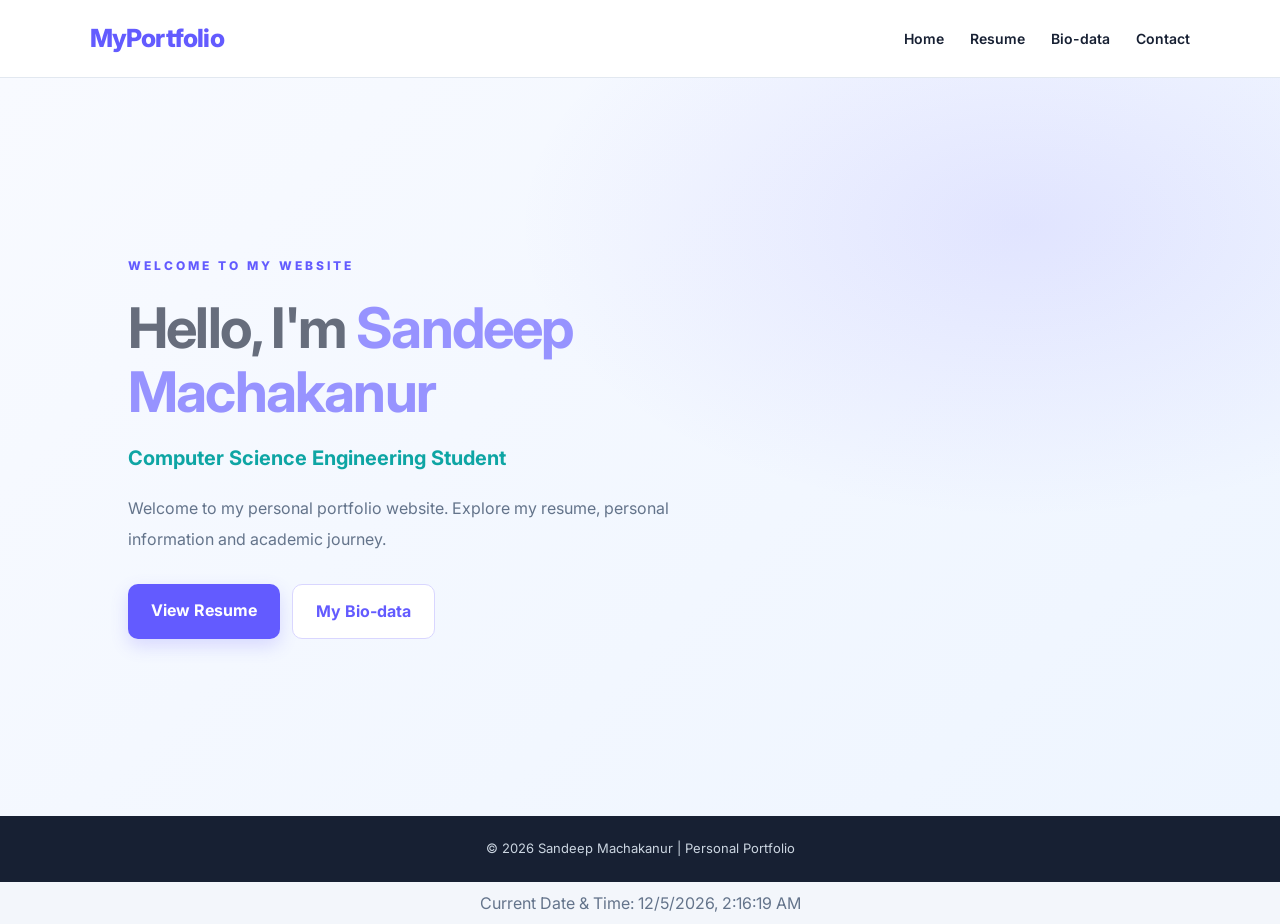
<file: assignment1 3/index.html>
<!DOCTYPE html>
<html lang="en">
<head>
    <meta charset="UTF-8">
    <meta name="viewport" content="width=device-width, initial-scale=1.0">
    <title>Sandeep Machakanur | Portfolio</title>
    <link rel="stylesheet" href="css/style.css">
</head>
<body>

    <header>
        <nav>
            <h2 class="logo">MyPortfolio</h2>

            <ul>
                <li><a href="index.html">Home</a></li>
                <li><a href="resume.html">Resume</a></li>
                <li><a href="biodata.html">Bio-data</a></li>
                <li><a href="contact.html">Contact</a></li>
            </ul>
        </nav>
    </header>

    <section class="hero">
        <div class="hero-content">
            <p class="welcome">WELCOME TO MY WEBSITE</p>

            <h1 id="animatedTitle">
    Hello, I'm <span>Sandeep Machakanur</span>
</h1>

            <h3>Computer Science Engineering Student</h3>

            <p>
                Welcome to my personal portfolio website.
                Explore my resume, personal information
                and academic journey.
            </p>

            <div class="buttons">
                <a href="resume.html" class="btn">View Resume</a>
                <a href="biodata.html" class="btn secondary">My Bio-data</a>
            </div>
        </div>
    </section>

    <footer>
        <p>&copy; 2026 Sandeep Machakanur | Personal Portfolio</p>
    </footer>
    <div id="liveClock"></div>
    <script src="https://code.jquery.com/jquery-3.7.1.min.js"></script>
<script src="js/main.js"></script>
</body>
</html>
</file>
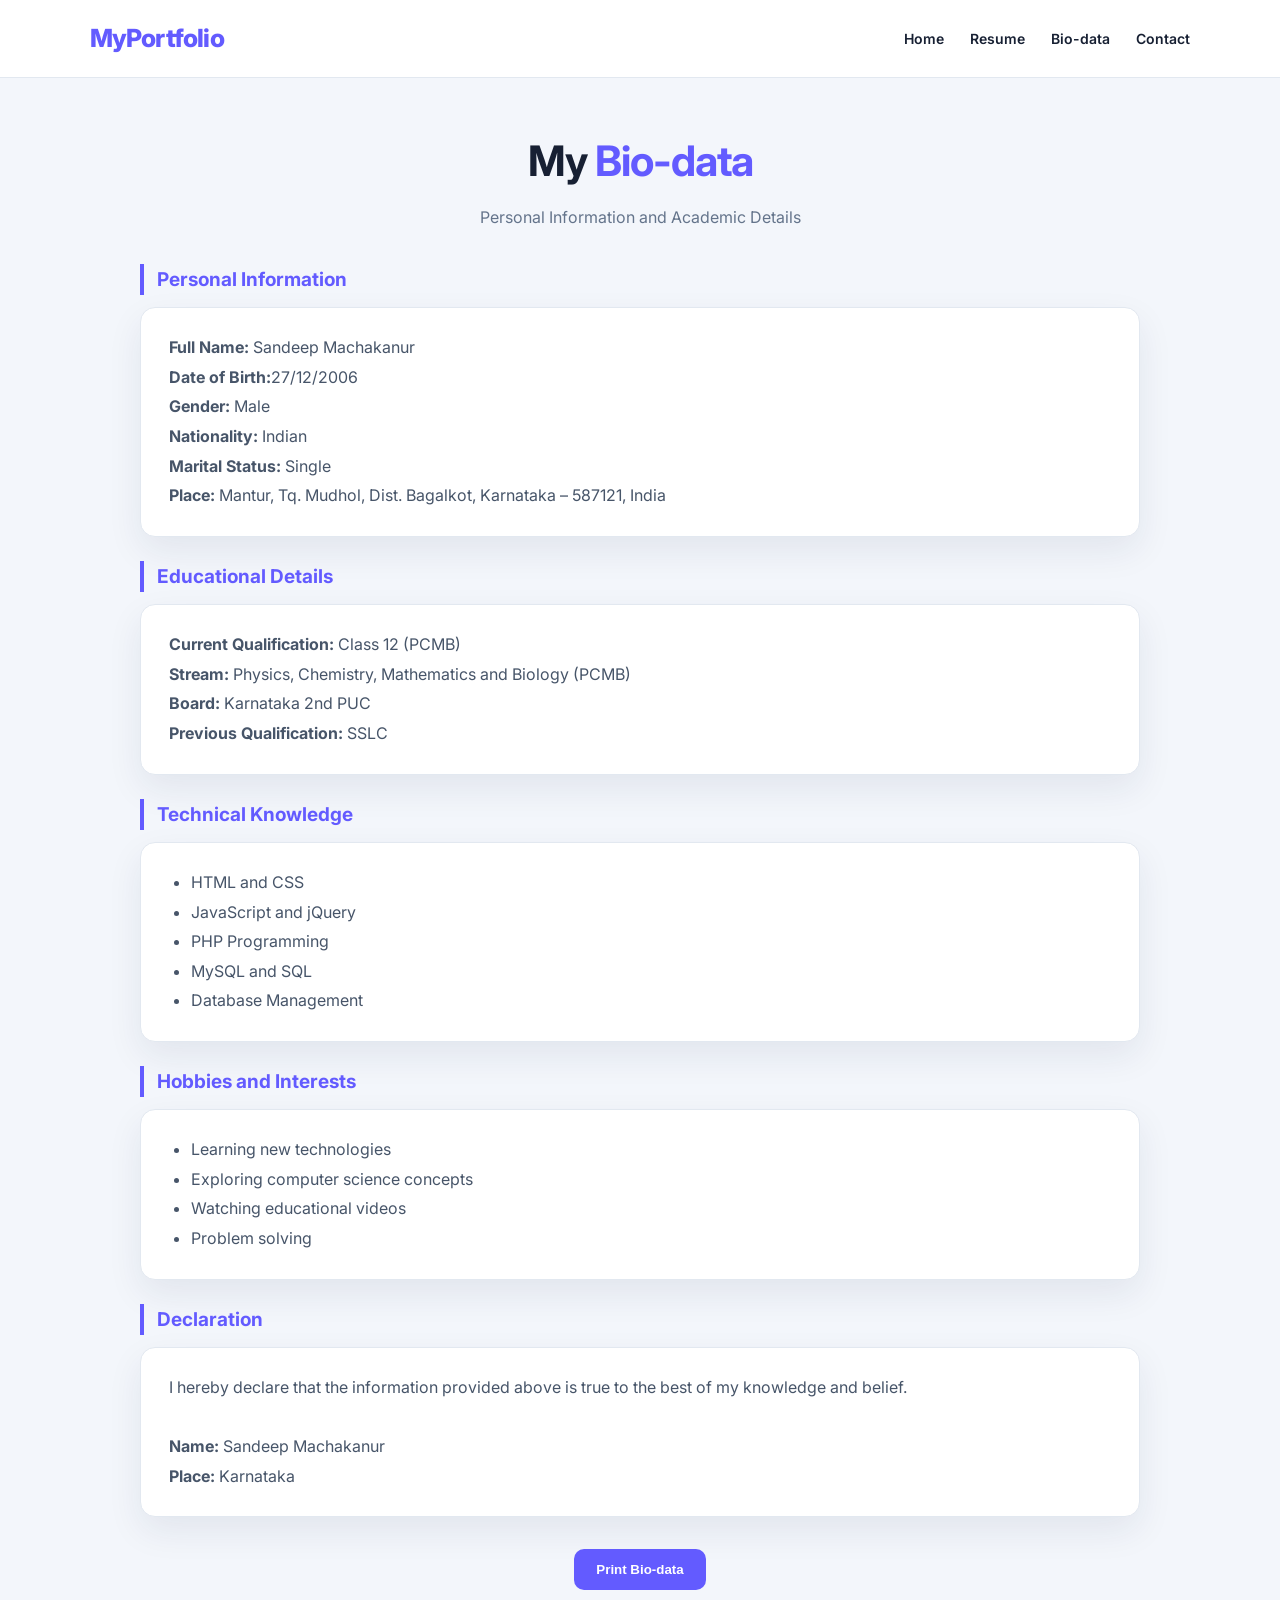
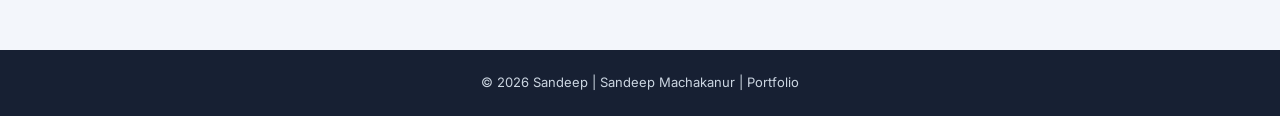
<file: assignment1 3/biodata.html>
<!DOCTYPE html>
<html lang="en">
<head>
    <meta charset="UTF-8">
    <meta name="viewport" content="width=device-width, initial-scale=1.0">
    <title>My Bio-data | Sandeep</title>
    <link rel="stylesheet" href="css/style.css">
</head>
<body>

<header>
    <nav>
        <h2 class="logo">MyPortfolio</h2>
        <ul>
            <li><a href="index.html">Home</a></li>
            <li><a href="resume.html">Resume</a></li>
            <li><a href="biodata.html">Bio-data</a></li>
            <li><a href="contact.html">Contact</a></li>
        </ul>
    </nav>
</header>

<main class="biodata-container">

    <section class="biodata-heading">
        <h1>My <span>Bio-data</span></h1>
        <p>Personal Information and Academic Details</p>
    </section>

    <section class="biodata-section">
        <h2>Personal Information</h2>

        <div class="biodata-card">
            <p><strong>Full Name:</strong> Sandeep Machakanur</p>
            <p><strong>Date of Birth:</strong>27/12/2006</p>
            <p><strong>Gender:</strong> Male</p>
            <p><strong>Nationality:</strong> Indian</p>
            <p><strong>Marital Status:</strong> Single</p>
            <p><strong>Place:</strong> Mantur, Tq. Mudhol, Dist. Bagalkot, Karnataka – 587121, India</p>
        </div>
    </section>

    <section class="biodata-section">
        <h2>Educational Details</h2>

        <div class="biodata-card">
            <p><strong>Current Qualification:</strong> Class 12 (PCMB)</p>
            <p><strong>Stream:</strong> Physics, Chemistry, Mathematics and Biology (PCMB)</p>
            <p><strong>Board:</strong> Karnataka 2nd PUC</p>
            
            
            <p><strong>Previous Qualification:</strong> SSLC</p>
        </div>
    </section>

    <section class="biodata-section">
        <h2>Technical Knowledge</h2>

        <div class="biodata-card">
            <ul>
                <li>HTML and CSS</li>
                <li>JavaScript and jQuery</li>
                <li>PHP Programming</li>
                <li>MySQL and SQL</li>
                <li>Database Management</li>
            </ul>
        </div>
    </section>

    <section class="biodata-section">
        <h2>Hobbies and Interests</h2>

        <div class="biodata-card">
            <ul>
                <li>Learning new technologies</li>
                <li>Exploring computer science concepts</li>
                <li>Watching educational videos</li>
                <li>Problem solving</li>
            </ul>
        </div>
    </section>

    <section class="biodata-section">
        <h2>Declaration</h2>

        <div class="biodata-card">
            <p>
                I hereby declare that the information provided above
                is true to the best of my knowledge and belief.
            </p>

            <br>
            <p><strong>Name:</strong> Sandeep Machakanur</p>
            <p><strong>Place:</strong> Karnataka</p>
        </div>
    </section>

    <div class="biodata-print">
        <button onclick="window.print()">Print Bio-data</button>
    </div>

</main>

<footer>
    <p>&copy; 2026 Sandeep | Sandeep Machakanur | Portfolio</p>
</footer>

</body>
</html>
</file>
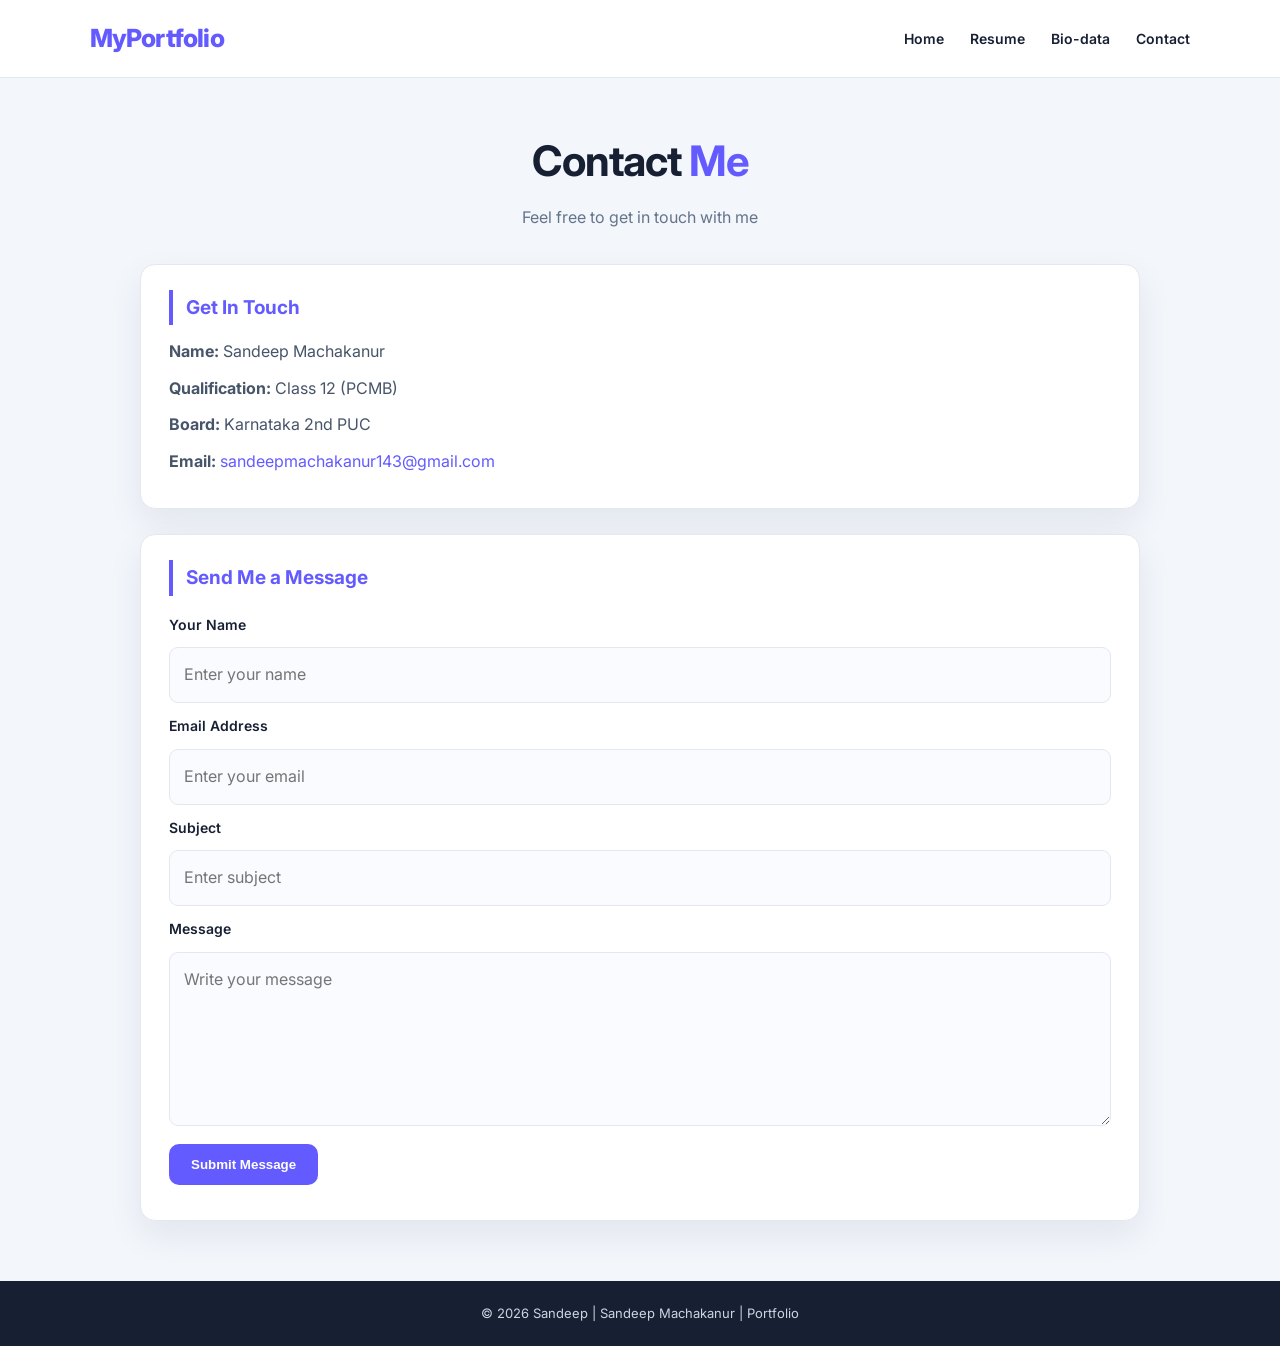
<file: assignment1 3/contact.html>
<!DOCTYPE html>
<html lang="en">
<head>
    <meta charset="UTF-8">
    <meta name="viewport" content="width=device-width, initial-scale=1.0">
    <title>Contact Me | Sandeep</title>
    <link rel="stylesheet" href="css/style.css">
</head>
<body>

<header>
    <nav>
        <h2 class="logo">MyPortfolio</h2>
        <ul>
            <li><a href="index.html">Home</a></li>
            <li><a href="resume.html">Resume</a></li>
            <li><a href="biodata.html">Bio-data</a></li>
            <li><a href="contact.html">Contact</a></li>
        </ul>
    </nav>
</header>

<main class="contact-container">

    <section class="contact-heading">
        <h1>Contact <span>Me</span></h1>
        <p>Feel free to get in touch with me</p>
    </section>

    <section class="contact-card">

        <h2>Get In Touch</h2>

        <p><strong>Name:</strong> Sandeep Machakanur</p>
        <p><strong>Qualification:</strong> Class 12 (PCMB)</p>
        <p><strong>Board:</strong> Karnataka 2nd PUC</p>
        
        <p><strong>Email:</strong>
<a href="mailto:sandeepmachakanur143@gmail.com">
sandeepmachakanur143@gmail.com
</a>
</p>

    </section>

    <section class="contact-form-section">

        <h2>Send Me a Message</h2>

        <form id="contactForm">

            <label for="name">Your Name</label>
            <input type="text" id="name" placeholder="Enter your name" required>

            <label for="email">Email Address</label>
            <input type="email" id="email" placeholder="Enter your email" required>

            <label for="subject">Subject</label>
            <input type="text" id="subject" placeholder="Enter subject" required>

            <label for="message">Message</label>
            <textarea id="message" rows="5" placeholder="Write your message" required></textarea>

            <button type="submit">Submit Message</button>

            <p id="formStatus"></p>

        </form>

    </section>

</main>

<footer>
    <p>&copy; 2026 Sandeep | Sandeep Machakanur | Portfolio</p>
</footer>

<script src="https://code.jquery.com/jquery-3.7.1.min.js"></script>
<script src="js/script.js"></script>

</body>
</html>
</file>
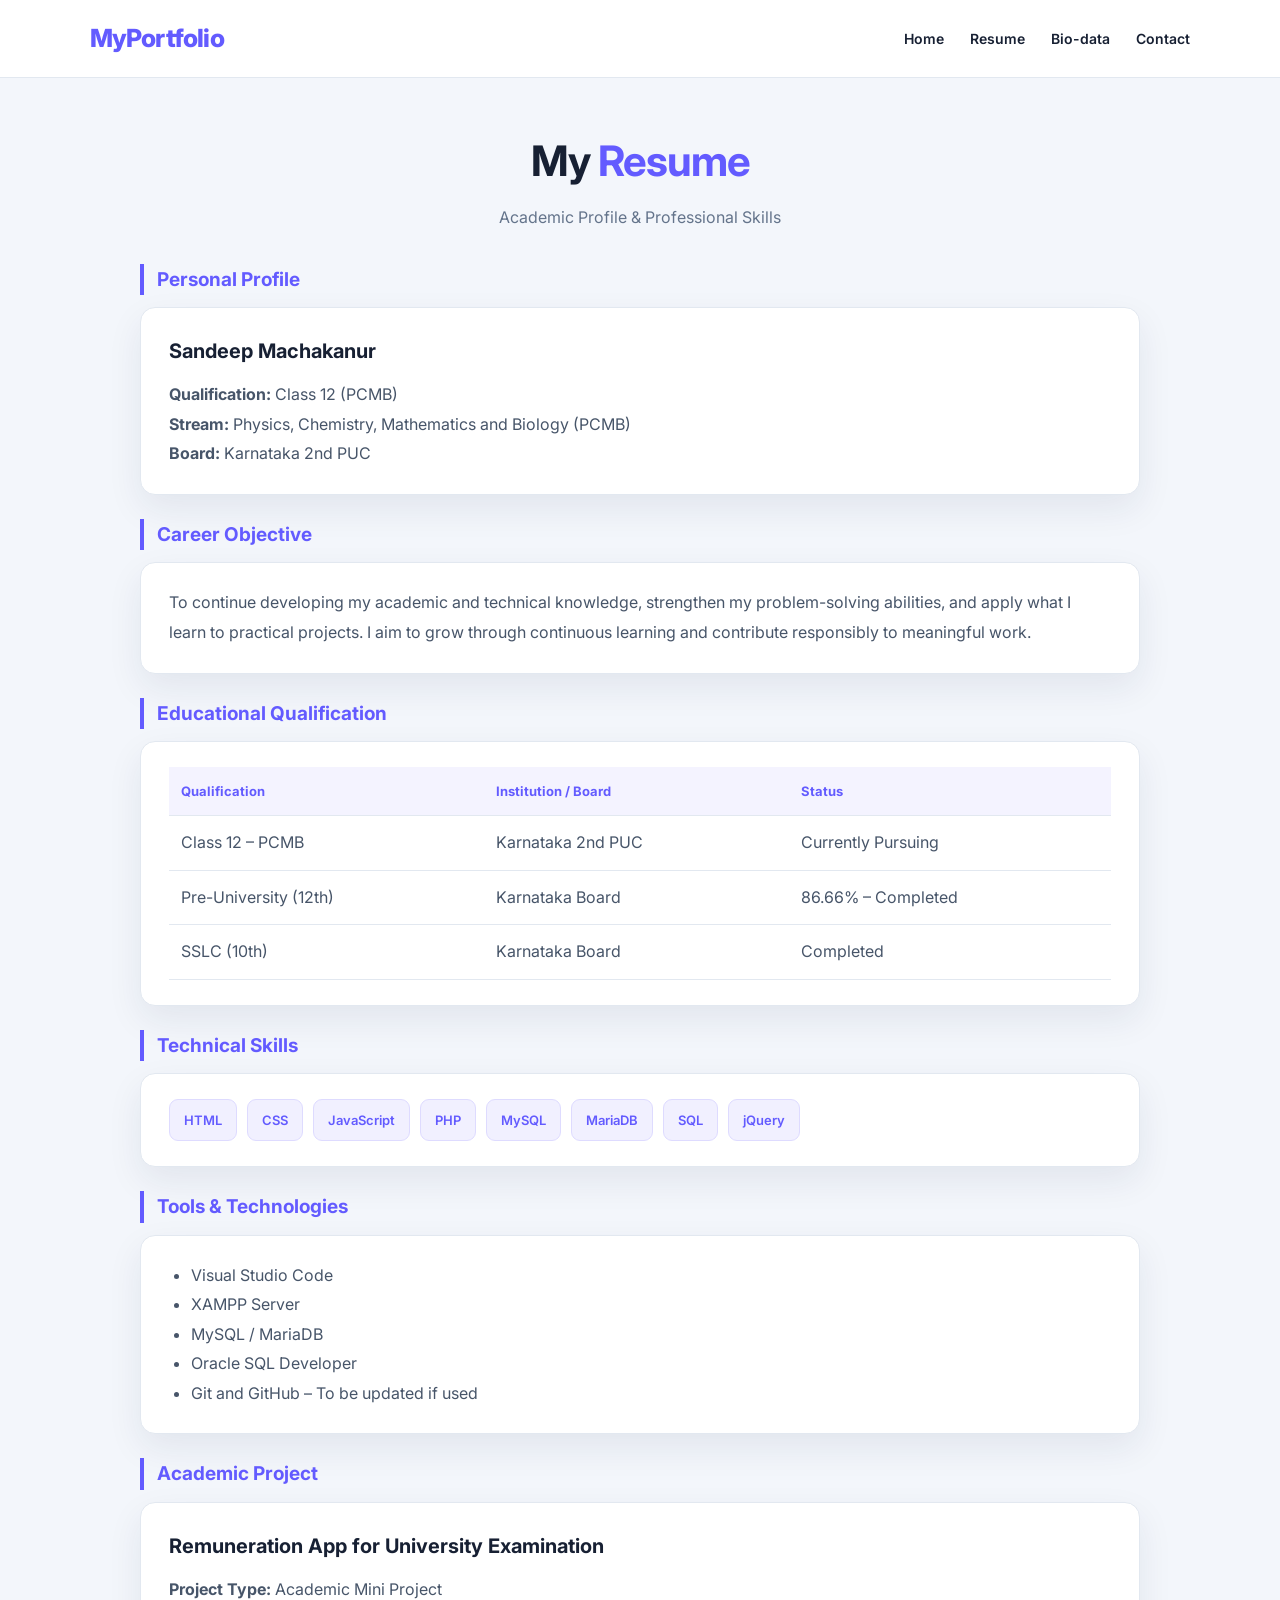
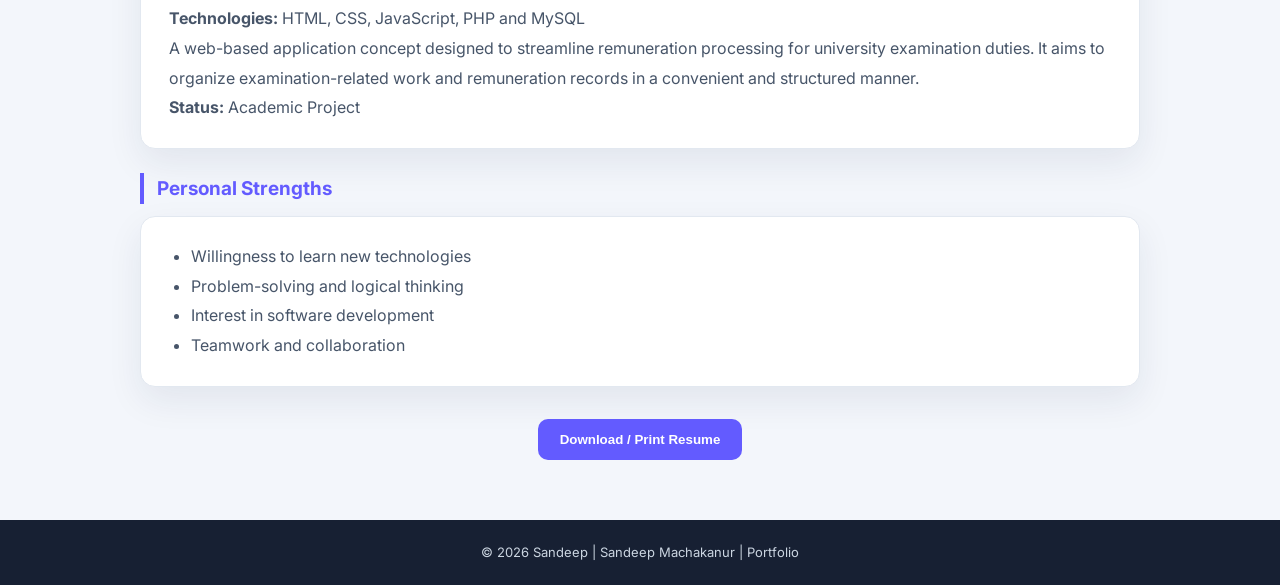
<file: assignment1 3/resume.html>
<!DOCTYPE html>
<html lang="en">
<head>
    <meta charset="UTF-8">
    <meta name="viewport" content="width=device-width, initial-scale=1.0">
    <title>My Resume | Sandeep</title>
    <link rel="stylesheet" href="css/style.css">
</head>
<body>

<header>
    <nav>
        <h2 class="logo">MyPortfolio</h2>
        <ul>
            <li><a href="index.html">Home</a></li>
            <li><a href="resume.html">Resume</a></li>
            <li><a href="biodata.html">Bio-data</a></li>
            <li><a href="contact.html">Contact</a></li>
        </ul>
    </nav>
</header>

<main class="resume-container">

    <section class="resume-heading">
        <h1>My <span>Resume</span></h1>
        <p>Academic Profile & Professional Skills</p>
    </section>

    <section class="resume-section">
        <h2>Personal Profile</h2>
        <div class="resume-card">
            <h3>Sandeep Machakanur</h3>
            <p><strong>Qualification:</strong> Class 12 (PCMB)</p>
            <p><strong>Stream:</strong> Physics, Chemistry, Mathematics and Biology (PCMB)</p>
            <p><strong>Board:</strong> Karnataka 2nd PUC</p>
            
            
        </div>
    </section>

    <section class="resume-section">
        <h2>Career Objective</h2>
        <div class="resume-card">
            <p>
                To continue developing my academic and technical knowledge, strengthen my problem-solving abilities, and apply what I learn to practical projects. I aim to grow through continuous learning and contribute responsibly to meaningful work.
            </p>
        </div>
    </section>

    <section class="resume-section">
        <h2>Educational Qualification</h2>
        <div class="resume-card">
            <table class="resume-table">
                <tr>
                    <th>Qualification</th>
                    <th>Institution / Board</th>
                    <th>Status</th>
                </tr>
                <tr>
                    <td>Class 12 – PCMB</td>
                    <td>Karnataka 2nd PUC</td>
                    <td>Currently Pursuing</td>
                </tr>
                <tr>
                    <td>Pre-University (12th)</td>
                    <td>Karnataka Board</td>
                    <td>86.66% – Completed</td>
                </tr>
                <tr>
                    <td>SSLC (10th)</td>
                    <td>Karnataka Board</td>
                    <td>Completed</td>
                </tr>
            </table>
        </div>
    </section>

    <section class="resume-section">
        <h2>Technical Skills</h2>
        <div class="resume-card">
            <div class="skills-list">
                <span>HTML</span>
                <span>CSS</span>
                <span>JavaScript</span>
                <span>PHP</span>
                <span>MySQL</span>
                <span>MariaDB</span>
                <span>SQL</span>
                <span>jQuery</span>
            </div>
        </div>
    </section>

    <section class="resume-section">
        <h2>Tools & Technologies</h2>
        <div class="resume-card">
            <ul>
                <li>Visual Studio Code</li>
                <li>XAMPP Server</li>
                <li>MySQL / MariaDB</li>
                <li>Oracle SQL Developer</li>
                <li>Git and GitHub – To be updated if used</li>
            </ul>
        </div>
    </section>

    <section class="resume-section">
        <h2>Academic Project</h2>
        <div class="resume-card">
            <h3>Remuneration App for University Examination</h3>
            <p><strong>Project Type:</strong> Academic Mini Project</p>
            <p><strong>Technologies:</strong> HTML, CSS, JavaScript, PHP and MySQL</p>
            <p>
                A web-based application concept designed to streamline remuneration processing for university examination duties. It aims to organize examination-related work and remuneration records in a convenient and structured manner.
            </p>
            <p><strong>Status:</strong> Academic Project</p>
        </div>
    </section>

    <section class="resume-section">
        <h2>Personal Strengths</h2>
        <div class="resume-card">
            <ul>
                <li>Willingness to learn new technologies</li>
                <li>Problem-solving and logical thinking</li>
                <li>Interest in software development</li>
                <li>Teamwork and collaboration</li>
            </ul>
        </div>
    </section>

    <div class="resume-download">
        <button onclick="window.print()">Download / Print Resume</button>
    </div>

</main>

<footer>
    <p>&copy; 2026 Sandeep | Sandeep Machakanur | Portfolio</p>
</footer>

</body>
</html>
</file>
<file: assignment1 3/css/style.css>
@import url('https://fonts.googleapis.com/css2?family=Inter:wght@400;500;600;700;800&display=swap');
:root{--bg:#f3f6fb;--surface:#fff;--ink:#172033;--muted:#64748b;--accent:#635bff;--accent2:#0ea5a4;--line:#e2e8f0;--shadow:0 14px 35px rgba(25,40,75,.08)}
*{margin:0;padding:0;box-sizing:border-box}
body{font-family:Inter,Arial,sans-serif;background:var(--bg);color:var(--ink);line-height:1.65}
header{background:rgba(255,255,255,.96);border-bottom:1px solid var(--line);padding:18px 7%;position:sticky;top:0;z-index:10}
nav{display:flex;justify-content:space-between;align-items:center;gap:20px;flex-wrap:wrap}.logo{font-size:25px;font-weight:800;letter-spacing:-.8px;color:var(--accent)}
nav ul{display:flex;list-style:none;gap:26px;flex-wrap:wrap}nav ul li a{color:var(--ink);text-decoration:none;font-size:14px;font-weight:600;transition:.2s}nav ul li a:hover{color:var(--accent)}
.hero{min-height:82vh;display:flex;align-items:center;padding:70px 10%;background:radial-gradient(ellipse at 80% 20%,rgba(99,91,255,.12),transparent 35%),linear-gradient(135deg,#f8faff,#eef5ff)}
.hero-content{max-width:760px}.welcome{color:var(--accent);letter-spacing:3px;font-size:12px;font-weight:800;margin-bottom:20px}.hero h1{font-size:clamp(32px,5vw,56px);line-height:1.15;letter-spacing:-1.8px;margin-bottom:18px}.hero h1 span{color:var(--accent)}.hero h3{color:var(--accent2);font-size:20px;margin-bottom:18px}.hero-content>p:not(.welcome){color:var(--muted);line-height:1.9;max-width:620px}
.buttons{margin-top:30px;display:flex;gap:12px;flex-wrap:wrap}.btn{display:inline-block;background:var(--accent);color:#fff;padding:13px 23px;text-decoration:none;border-radius:10px;font-weight:700;box-shadow:0 7px 18px rgba(99,91,255,.2);transition:.2s}.btn:hover{transform:translateY(-2px);background:#5148e5}.btn.secondary{background:white;color:var(--accent);border:1px solid #d9d6ff;box-shadow:none}
footer{text-align:center;padding:22px;background:#172033;color:#cbd5e1;font-size:13px}#liveClock{text-align:center;color:var(--muted);padding:8px}
.resume-container,.biodata-container,.contact-container{width:min(90%,1000px);margin:48px auto 60px}.resume-heading,.biodata-heading,.contact-heading{text-align:center;margin-bottom:34px}.resume-heading h1,.biodata-heading h1,.contact-heading h1{font-size:clamp(30px,4vw,42px);letter-spacing:-1px}.resume-heading h1 span,.biodata-heading h1 span,.contact-heading h1 span{color:var(--accent)}.resume-heading p,.biodata-heading p,.contact-heading p{color:var(--muted);margin-top:8px}
.resume-section,.biodata-section{margin-bottom:24px}.resume-section h2,.biodata-section h2,.contact-card h2,.contact-form-section h2{font-size:19px;color:var(--accent);margin-bottom:12px;padding-left:13px;border-left:4px solid var(--accent)}
.resume-card,.biodata-card,.contact-card,.contact-form-section{background:var(--surface);padding:25px 28px;border-radius:15px;border:1px solid var(--line);box-shadow:var(--shadow);line-height:1.85;color:#475569}.resume-card h3{color:var(--ink);font-size:20px;margin-bottom:10px}.resume-card ul,.biodata-card ul{padding-left:22px}.resume-table{width:100%;border-collapse:collapse}.resume-table th,.resume-table td{padding:12px;border-bottom:1px solid var(--line);text-align:left}.resume-table th{background:#f4f3ff;color:var(--accent);font-size:13px}.skills-list{display:flex;flex-wrap:wrap;gap:10px}.skills-list span{background:#f1f0ff;color:var(--accent);padding:8px 14px;border-radius:9px;border:1px solid #dedbff;font-size:13px;font-weight:600}
.resume-download,.biodata-print{text-align:center;margin:32px 0}.resume-download button,.biodata-print button,.contact-form-section button{background:var(--accent);color:#fff;border:0;padding:13px 22px;border-radius:10px;font-weight:700;cursor:pointer;transition:.2s}.resume-download button:hover,.biodata-print button:hover,.contact-form-section button:hover{background:#5148e5;transform:translateY(-1px)}
.contact-card{margin-bottom:25px}.contact-card p{margin:7px 0}.contact-card a{color:var(--accent);text-decoration:none}.contact-form-section form{display:grid;gap:10px;margin-top:16px}.contact-form-section label{font-weight:600;color:var(--ink);font-size:14px}.contact-form-section input,.contact-form-section textarea{width:100%;padding:12px 14px;border:1px solid var(--line);border-radius:9px;background:#f9fbff;font:inherit;color:var(--ink);outline:none}.contact-form-section input:focus,.contact-form-section textarea:focus{border-color:var(--accent);box-shadow:0 0 0 3px rgba(99,91,255,.1)}.contact-form-section button{justify-self:start;margin-top:8px}#formStatus{color:var(--accent2);font-weight:600}
@media(max-width:650px){header{padding:16px 5%}nav{justify-content:center}nav ul{gap:14px;justify-content:center}.hero{padding:55px 7%;min-height:70vh}.resume-container,.biodata-container,.contact-container{width:92%;margin:30px auto}.resume-card,.biodata-card,.contact-card,.contact-form-section{padding:19px}.resume-table{font-size:12px}.resume-table th,.resume-table td{padding:8px}}
@media print{body{background:white;color:#111}header,footer,.resume-download,.biodata-print{display:none}.resume-container,.biodata-container{width:100%;margin:0}.resume-card,.biodata-card{box-shadow:none;background:white;border:1px solid #ddd;color:#222;break-inside:avoid}.resume-section h2,.biodata-section h2,.resume-heading h1 span,.biodata-heading h1 span{color:#222}}
</file>
